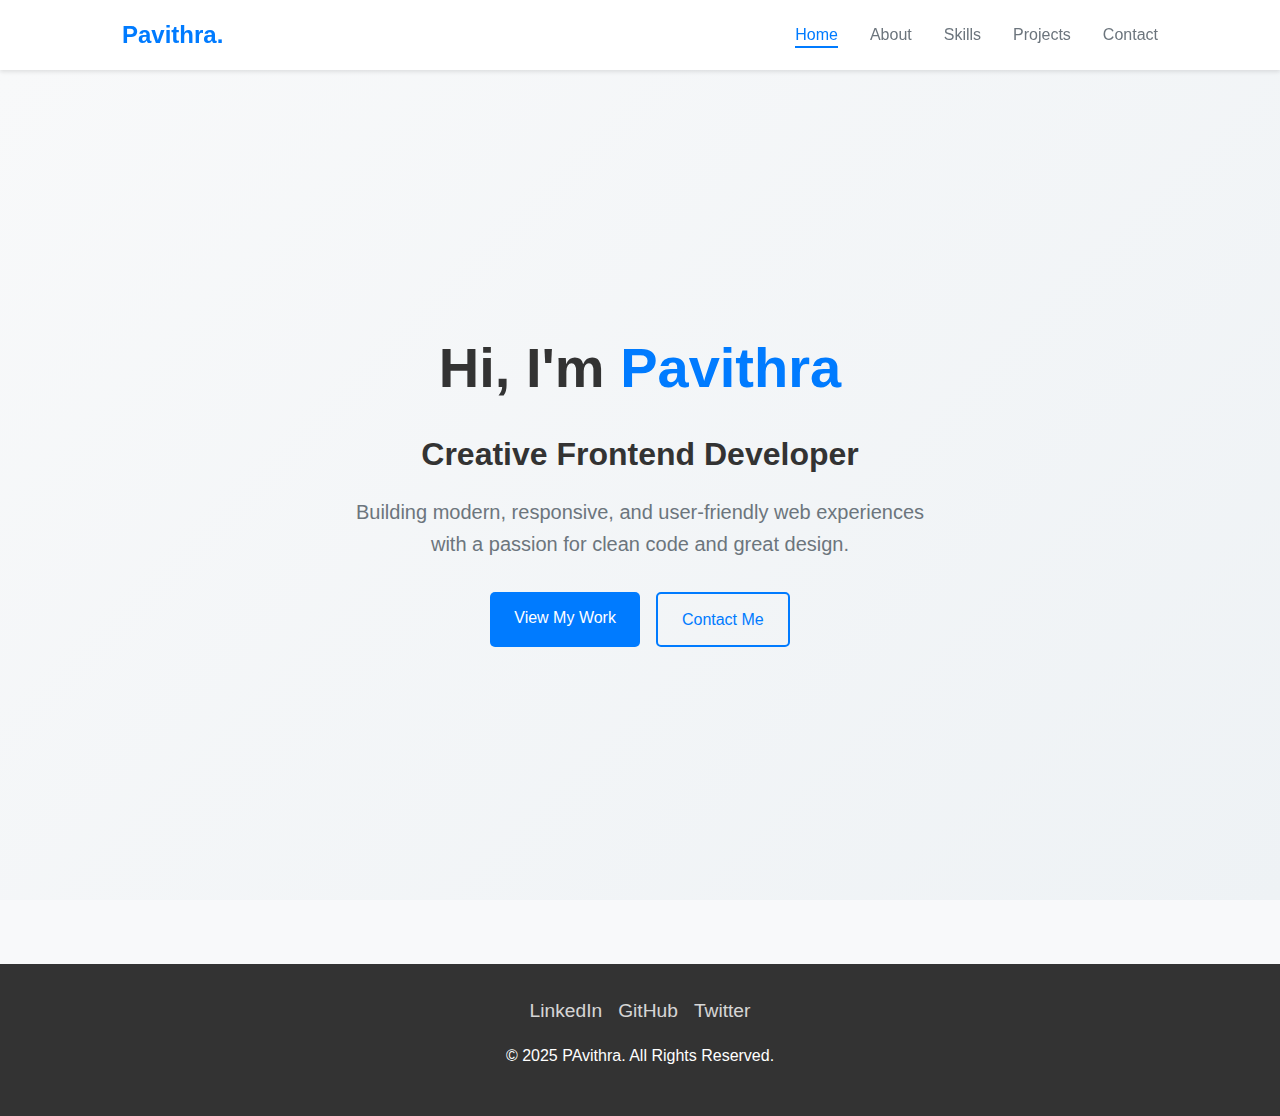
<file: index.html>
<!DOCTYPE html>
<html lang="en">

<head>
    <meta charset="UTF-8">
    <meta name="viewport" content="width=device-width, initial-scale=1.0">
    <title>Portfolio - Home</title>
    <meta name="description" content="Personal Portfolio Website">
    <meta name="theme-color" content="#007bff">
    <link rel="stylesheet" href="css/style.css">
    <link rel="manifest" href="manifest.json">
</head>

<body>

    <!-- Header / Navigation -->
    <header class="header">
        <div class="container">
            <nav class="navbar">
                <a href="index.html" class="logo">Pavithra.</a>

                <input type="checkbox" id="nav-check" class="nav-check">
                <label for="nav-check" class="menu-toggle">&#9776;</label>

                <ul class="nav-links">
                    <li><a href="index.html" class="nav-link active">Home</a></li>
                    <li><a href="about.html" class="nav-link">About</a></li>
                    <li><a href="skills.html" class="nav-link">Skills</a></li>
                    <li><a href="projects.html" class="nav-link">Projects</a></li>
                    <li><a href="contact.html" class="nav-link">Contact</a></li>
                </ul>
            </nav>
        </div>
    </header>

    <!-- Main Content -->
    <main>
        <section class="hero">
            <div class="container hero-content">
                <h1 class="slide-up">Hi, I'm <span class="highlight">Pavithra</span></h1>
                <h2 class="slide-up" style="animation-delay: 0.1s;">Creative Frontend Developer</h2>
                <p class="hero-tagline slide-up" style="animation-delay: 0.2s;">
                    Building modern, responsive, and user-friendly web experiences with a passion for clean code and
                    great design.
                </p>
                <div class="hero-buttons slide-up" style="animation-delay: 0.3s;">
                    <a href="projects.html" class="btn btn-primary">View My Work</a>
                    <a href="contact.html" class="btn btn-outline">Contact Me</a>
                </div>
            </div>
        </section>
    </main>

    <!-- Footer -->
    <footer class="footer">
        <div class="container">
            <div class="social-links">
                <a href="#" class="social-link" aria-label="LinkedIn">LinkedIn</a>
                <a href="#" class="social-link" aria-label="GitHub">GitHub</a>
                <a href="#" class="social-link" aria-label="Twitter">Twitter</a>
            </div>
            <p>&copy; 2025 PAvithra. All Rights Reserved.</p>
        </div>
    </footer>

</body>

</html>
</file>
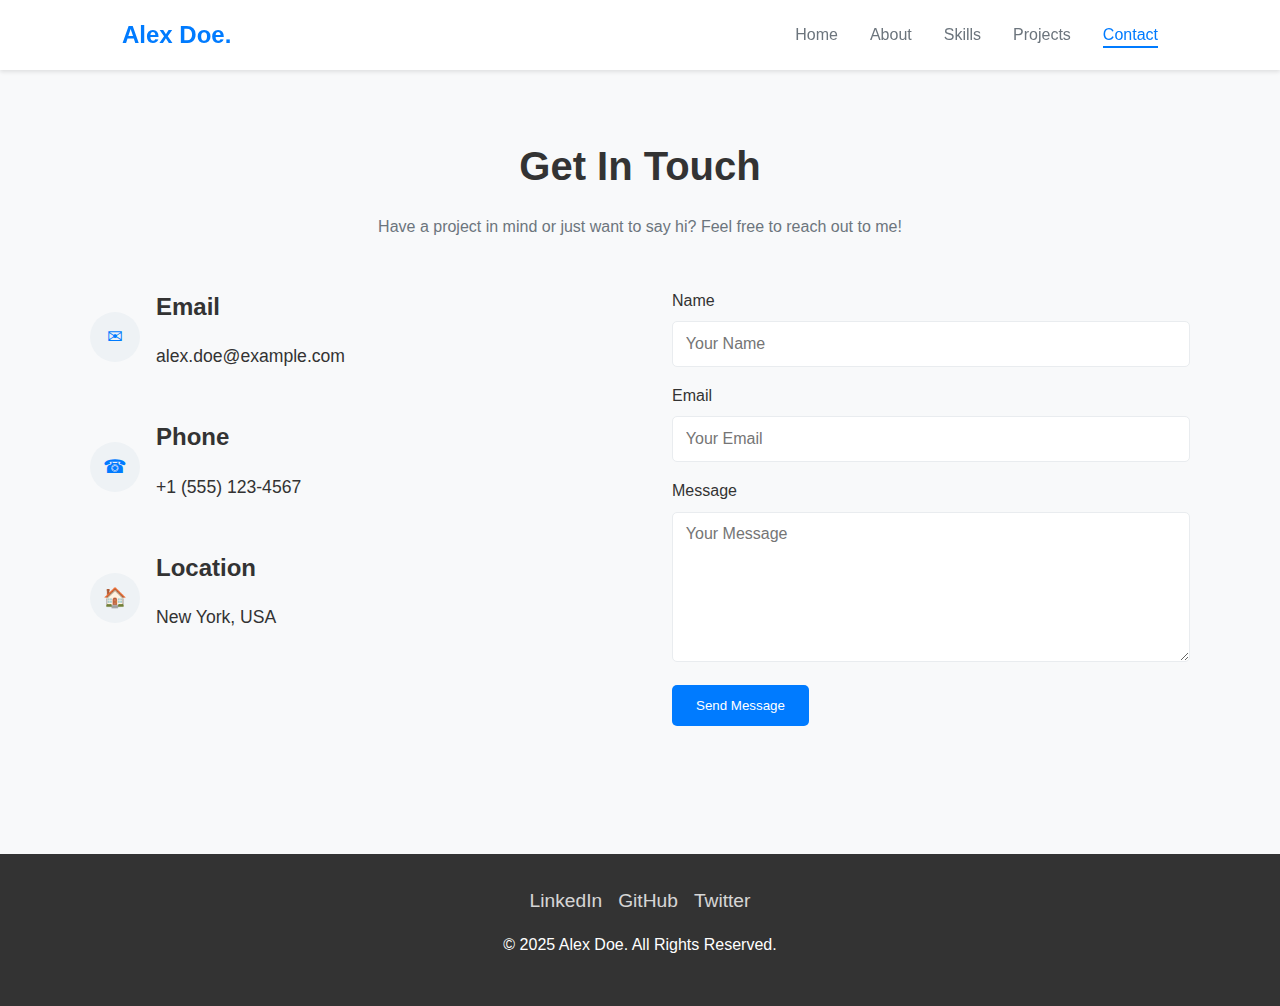
<file: contact.html>
<!DOCTYPE html>
<html lang="en">

<head>
    <meta charset="UTF-8">
    <meta name="viewport" content="width=device-width, initial-scale=1.0">
    <title>Portfolio - Contact</title>
    <meta name="description" content="Contact Me">
    <meta name="theme-color" content="#007bff">
    <link rel="stylesheet" href="css/style.css">
    <link rel="manifest" href="manifest.json">
</head>

<body>

    <header class="header">
        <div class="container">
            <nav class="navbar">
                <a href="index.html" class="logo">Alex Doe.</a>

                <input type="checkbox" id="nav-check" class="nav-check">
                <label for="nav-check" class="menu-toggle">&#9776;</label>

                <ul class="nav-links">
                    <li><a href="index.html" class="nav-link">Home</a></li>
                    <li><a href="about.html" class="nav-link">About</a></li>
                    <li><a href="skills.html" class="nav-link">Skills</a></li>
                    <li><a href="projects.html" class="nav-link">Projects</a></li>
                    <li><a href="contact.html" class="nav-link active">Contact</a></li>
                </ul>
            </nav>
        </div>
    </header>

    <main class="container section">
        <h1 class="text-center">Get In Touch</h1>
        <p class="text-center" style="max-width: 700px; margin: 0 auto 3rem auto; color: var(--secondary-color);">
            Have a project in mind or just want to say hi? Feel free to reach out to me!
        </p>

        <div class="contact-container">
            <!-- Contact Info -->
            <div class="contact-info">
                <div class="contact-info-item">
                    <div class="contact-icon">
                        &#9993; <!-- Email Icon -->
                    </div>
                    <div>
                        <h3>Email</h3>
                        <p>alex.doe@example.com</p>
                    </div>
                </div>

                <div class="contact-info-item">
                    <div class="contact-icon">
                        &#9742; <!-- Phone Icon -->
                    </div>
                    <div>
                        <h3>Phone</h3>
                        <p>+1 (555) 123-4567</p>
                    </div>
                </div>

                <div class="contact-info-item">
                    <div class="contact-icon">
                        &#127968; <!-- Location Icon -->
                    </div>
                    <div>
                        <h3>Location</h3>
                        <p>New York, USA</p>
                    </div>
                </div>
            </div>

            <!-- Contact Form -->
            <div class="contact-form">
                <form action="#" method="POST">
                    <div class="form-group">
                        <label for="name" class="form-label">Name</label>
                        <input type="text" id="name" name="name" class="form-input" placeholder="Your Name" required>
                    </div>
                    <div class="form-group">
                        <label for="email" class="form-label">Email</label>
                        <input type="email" id="email" name="email" class="form-input" placeholder="Your Email"
                            required>
                    </div>
                    <div class="form-group">
                        <label for="message" class="form-label">Message</label>
                        <textarea id="message" name="message" class="form-textarea" placeholder="Your Message"
                            required></textarea>
                    </div>
                    <button type="submit" class="btn btn-primary">Send Message</button>
                </form>
            </div>
        </div>
    </main>

    <footer class="footer">
        <div class="container">
            <div class="social-links">
                <a href="#" class="social-link" aria-label="LinkedIn">LinkedIn</a>
                <a href="#" class="social-link" aria-label="GitHub">GitHub</a>
                <a href="#" class="social-link" aria-label="Twitter">Twitter</a>
            </div>
            <p>&copy; 2025 Alex Doe. All Rights Reserved.</p>
        </div>
    </footer>

</body>

</html>
</file>
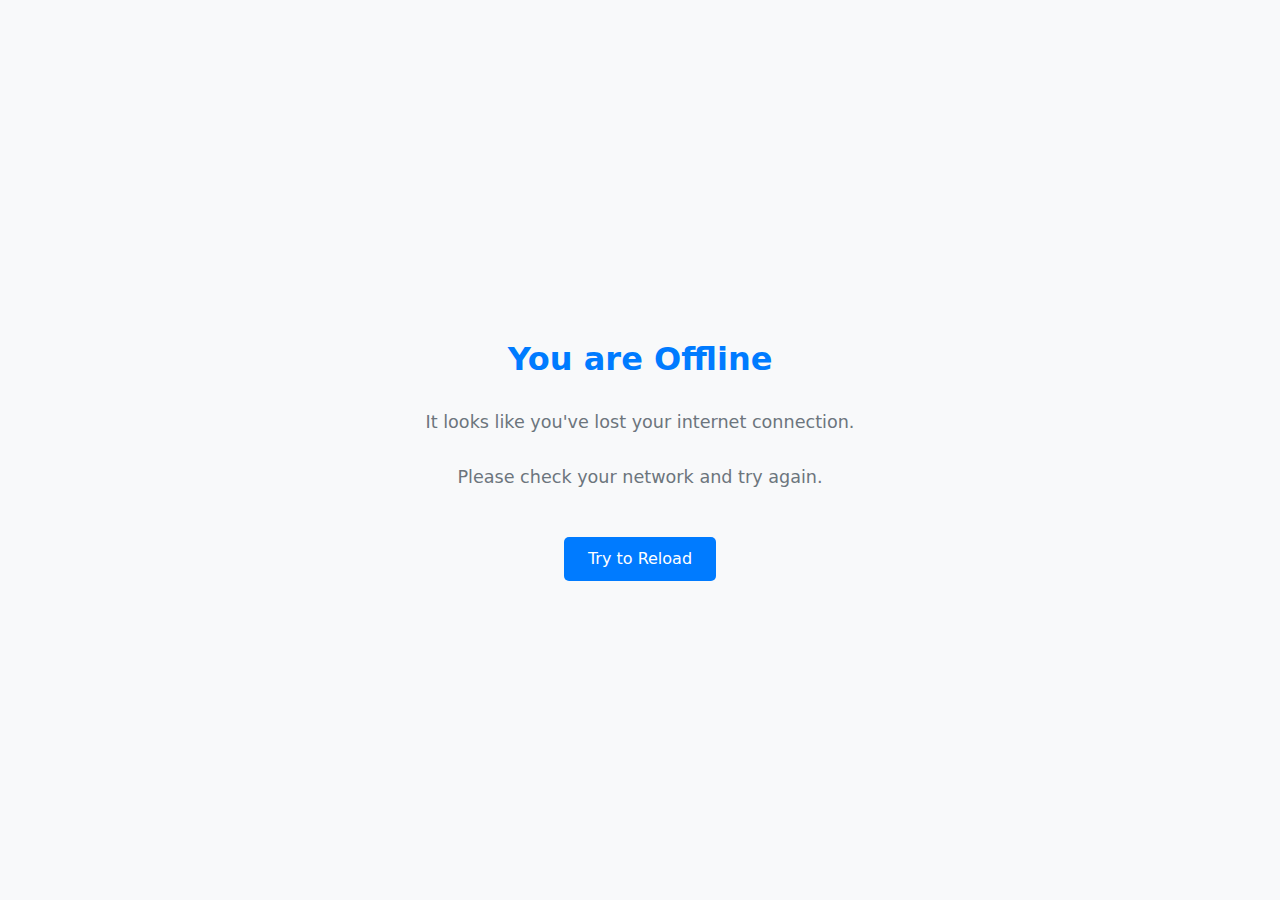
<file: offline.html>
<!DOCTYPE html>
<html lang="en">

<head>
    <meta charset="UTF-8">
    <meta name="viewport" content="width=device-width, initial-scale=1.0">
    <title>You are Offline</title>
    <style>
        body {
            font-family: system-ui, -apple-system, sans-serif;
            display: flex;
            flex-direction: column;
            align-items: center;
            justify-content: center;
            height: 100vh;
            text-align: center;
            background-color: #f8f9fa;
            color: #333;
            margin: 0;
        }

        h1 {
            color: #007bff;
            margin-bottom: 1rem;
        }

        p {
            font-size: 1.1rem;
            color: #6c757d;
        }

        .btn {
            display: inline-block;
            margin-top: 2rem;
            padding: 0.8rem 1.5rem;
            background-color: #007bff;
            color: white;
            text-decoration: none;
            border-radius: 5px;
            font-weight: 500;
        }
    </style>
</head>

<body>
    <h1>You are Offline</h1>
    <p>It looks like you've lost your internet connection.</p>
    <p>Please check your network and try again.</p>
    <a href="index.html" class="btn">Try to Reload</a>
</body>

</html>
</file>
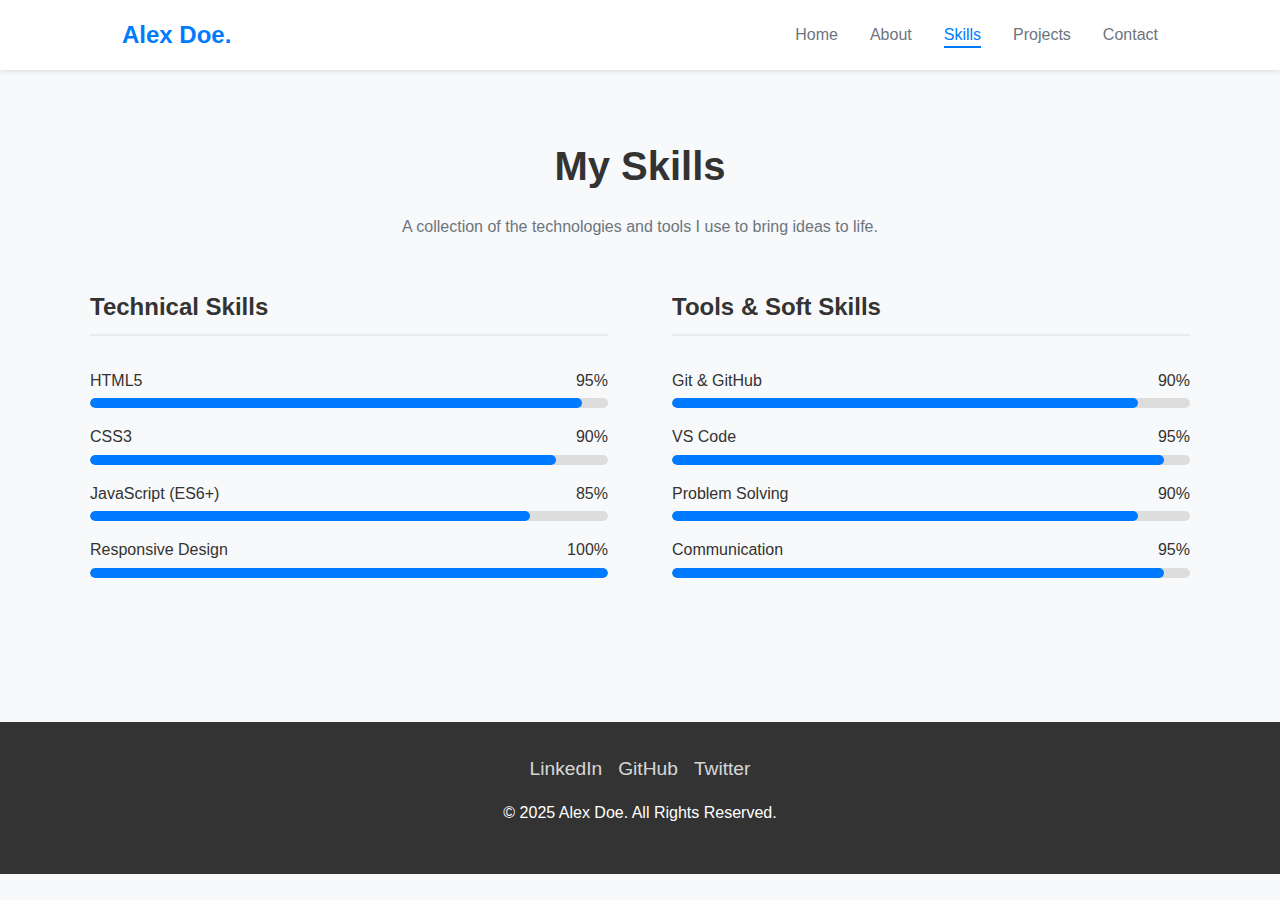
<file: skills.html>
<!DOCTYPE html>
<html lang="en">

<head>
    <meta charset="UTF-8">
    <meta name="viewport" content="width=device-width, initial-scale=1.0">
    <title>Portfolio - Skills</title>
    <meta name="description" content="My Skills and Expertise">
    <meta name="theme-color" content="#007bff">
    <link rel="stylesheet" href="css/style.css">
    <link rel="manifest" href="manifest.json">
</head>

<body>

    <header class="header">
        <div class="container">
            <nav class="navbar">
                <a href="index.html" class="logo">Alex Doe.</a>

                <input type="checkbox" id="nav-check" class="nav-check">
                <label for="nav-check" class="menu-toggle">&#9776;</label>

                <ul class="nav-links">
                    <li><a href="index.html" class="nav-link">Home</a></li>
                    <li><a href="about.html" class="nav-link">About</a></li>
                    <li><a href="skills.html" class="nav-link active">Skills</a></li>
                    <li><a href="projects.html" class="nav-link">Projects</a></li>
                    <li><a href="contact.html" class="nav-link">Contact</a></li>
                </ul>
            </nav>
        </div>
    </header>

    <main class="container section">
        <h1 class="text-center">My Skills</h1>
        <p class="text-center" style="max-width: 700px; margin: 0 auto 3rem auto; color: var(--secondary-color);">
            A collection of the technologies and tools I use to bring ideas to life.
        </p>

        <div class="skills-container">
            <!-- Technical Skills -->
            <div class="skill-category">
                <h3>Technical Skills</h3>

                <div class="skill-bar">
                    <div class="skill-info">
                        <span>HTML5</span>
                        <span>95%</span>
                    </div>
                    <div class="progress-bg">
                        <div class="progress" style="width: 95%;"></div>
                    </div>
                </div>

                <div class="skill-bar">
                    <div class="skill-info">
                        <span>CSS3</span>
                        <span>90%</span>
                    </div>
                    <div class="progress-bg">
                        <div class="progress" style="width: 90%;"></div>
                    </div>
                </div>

                <div class="skill-bar">
                    <div class="skill-info">
                        <span>JavaScript (ES6+)</span>
                        <span>85%</span>
                    </div>
                    <div class="progress-bg">
                        <div class="progress" style="width: 85%;"></div>
                    </div>
                </div>

                <div class="skill-bar">
                    <div class="skill-info">
                        <span>Responsive Design</span>
                        <span>100%</span>
                    </div>
                    <div class="progress-bg">
                        <div class="progress" style="width: 100%;"></div>
                    </div>
                </div>
            </div>

            <!-- Tools & Soft Skills -->
            <div class="skill-category">
                <h3>Tools & Soft Skills</h3>

                <div class="skill-bar">
                    <div class="skill-info">
                        <span>Git & GitHub</span>
                        <span>90%</span>
                    </div>
                    <div class="progress-bg">
                        <div class="progress" style="width: 90%;"></div>
                    </div>
                </div>

                <div class="skill-bar">
                    <div class="skill-info">
                        <span>VS Code</span>
                        <span>95%</span>
                    </div>
                    <div class="progress-bg">
                        <div class="progress" style="width: 95%;"></div>
                    </div>
                </div>

                <div class="skill-bar">
                    <div class="skill-info">
                        <span>Problem Solving</span>
                        <span>90%</span>
                    </div>
                    <div class="progress-bg">
                        <div class="progress" style="width: 90%;"></div>
                    </div>
                </div>

                <div class="skill-bar">
                    <div class="skill-info">
                        <span>Communication</span>
                        <span>95%</span>
                    </div>
                    <div class="progress-bg">
                        <div class="progress" style="width: 95%;"></div>
                    </div>
                </div>
            </div>
        </div>
    </main>

    <footer class="footer">
        <div class="container">
            <div class="social-links">
                <a href="#" class="social-link" aria-label="LinkedIn">LinkedIn</a>
                <a href="#" class="social-link" aria-label="GitHub">GitHub</a>
                <a href="#" class="social-link" aria-label="Twitter">Twitter</a>
            </div>
            <p>&copy; 2025 Alex Doe. All Rights Reserved.</p>
        </div>
    </footer>

</body>

</html>
</file>
<file: css/style.css>
/* 
  Project: Static Portfolio Website
  Theme: Blue + Gray
  Author: Antigravity
*/

/* =========================================
   1. CSS Variables & Reset
   ========================================= */
:root {
  /* Colors */
  --primary-color: #007bff;       /* Blue */
  --primary-dark: #0056b3;        /* Darker Blue */
  --secondary-color: #6c757d;     /* Gray */
  --bg-light: #f8f9fa;            /* Light Gray Background */
  --bg-white: #ffffff;            /* White Background */
  --text-dark: #333333;           /* Dark Text */
  --text-light: #666666;          /* Light Text */
  --text-white: #ffffff;          /* White Text */
  --border-color: #e9ecef;        /* Border Gray */
  
  /* Spacing */
  --spacing-xs: 0.5rem;
  --spacing-sm: 1rem;
  --spacing-md: 2rem;
  --spacing-lg: 4rem;
  --container-width: 1100px;

  /* Transitions */
  --transition: all 0.3s ease;
  
  /* Shadows */
  --shadow-sm: 0 2px 4px rgba(0,0,0,0.1);
  --shadow-md: 0 4px 8px rgba(0,0,0,0.1);
}

* {
  box-sizing: border-box;
  margin: 0;
  padding: 0;
}

body {
  font-family: -apple-system, BlinkMacSystemFont, "Segoe UI", Roboto, Helvetica, Arial, sans-serif, "Apple Color Emoji", "Segoe UI Emoji", "Segoe UI Symbol";
  line-height: 1.6;
  color: var(--text-dark);
  background-color: var(--bg-light);
}

a {
  text-decoration: none;
  color: inherit;
}

ul {
  list-style: none;
}

img {
  max-width: 100%;
  display: block;
}

/* =========================================
   2. Typography
   ========================================= */
h1, h2, h3, h4, h5, h6 {
  margin-bottom: var(--spacing-sm);
  color: var(--text-dark);
}

h1 { font-size: 2.5rem; }
h2 { font-size: 2rem; }
h3 { font-size: 1.5rem; }

p {
  margin-bottom: var(--spacing-sm);
}

/* =========================================
   3. Utility Classes (Layout)
   ========================================= */
.container {
  max-width: var(--container-width);
  margin: 0 auto;
  padding: 0 var(--spacing-md);
}

.flex {
  display: flex;
}

.grid {
  display: grid;
}

.justify-between { justify-content: space-between; }
.align-center { align-items: center; }
.text-center { text-align: center; }

.section {
  padding: var(--spacing-lg) 0;
}

.bg-white { background-color: var(--bg-white); }
.bg-light { background-color: var(--bg-light); }

/* Buttons */
.btn {
  display: inline-block;
  padding: 0.8rem 1.5rem;
  border-radius: 5px;
  transition: var(--transition);
  font-weight: 500;
  cursor: pointer;
  border: none;
}

.btn-primary {
  background-color: var(--primary-color);
  color: var(--text-white);
}

.btn-primary:hover {
  background-color: var(--primary-dark);
  transform: translateY(-2px);
}

.btn-outline {
  border: 2px solid var(--primary-color);
  color: var(--primary-color);
  background: transparent;
}

.btn-outline:hover {
  background-color: var(--primary-color);
  color: var(--text-white);
}

.btn-small {
  padding: 0.5rem 1rem;
  font-size: 0.9rem;
}

/* =========================================
   4. Header & Navigation
   ========================================= */
.header {
  background-color: var(--bg-white);
  box-shadow: var(--shadow-sm);
  position: sticky;
  top: 0;
  z-index: 1000;
}

.navbar {
  display: flex;
  justify-content: space-between;
  align-items: center;
  height: 70px;
}

.logo {
  font-size: 1.5rem;
  font-weight: 700;
  color: var(--primary-color);
}

.nav-links {
  display: flex;
  gap: var(--spacing-md);
}

.nav-link {
  font-weight: 500;
  color: var(--secondary-color);
  transition: var(--transition);
  position: relative;
}

.nav-link:hover, .nav-link.active {
  color: var(--primary-color);
}

.nav-link.active::after {
  content: '';
  position: absolute;
  bottom: -5px;
  left: 0;
  width: 100%;
  height: 2px;
  background-color: var(--primary-color);
}

/* Mobile Menu Toggle (Checkbox Hack) */
.menu-toggle {
  display: none;
  font-size: 1.5rem;
  cursor: pointer;
  color: var(--primary-color);
}

#nav-check {
  display: none;
}

/* =========================================
   5. Page Specific Styles
   ========================================= */

/* Hero Section (Home) */
.hero {
  height: calc(100vh - 70px);
  display: flex;
  align-items: center;
  justify-content: center;
  text-align: center;
  background: linear-gradient(135deg, var(--bg-light) 0%, #eef2f5 100%);
  padding: 0 var(--spacing-md);
}

.hero-content h1 {
  font-size: 3.5rem;
  margin-bottom: var(--spacing-sm);
}

.hero-content .highlight {
  color: var(--primary-color);
}

.hero-tagline {
  font-size: 1.25rem;
  color: var(--secondary-color);
  margin-bottom: var(--spacing-md);
  max-width: 600px;
  margin-left: auto;
  margin-right: auto;
}

.hero-buttons {
  display: flex;
  gap: var(--spacing-sm);
  justify-content: center;
}

/* About Page */
.about-grid {
  display: grid;
  grid-template-columns: 1fr 2fr;
  gap: var(--spacing-lg);
  align-items: center;
}

.about-img img {
  border-radius: 10px;
  box-shadow: var(--shadow-md);
  width: 100%;
  aspect-ratio: 1/1;
  object-fit: cover;
  background-color: #ddd; /* Placeholder */
}

.timeline-item {
  border-left: 3px solid var(--primary-color);
  padding-left: var(--spacing-sm);
  margin-bottom: var(--spacing-md);
  position: relative;
}

.timeline-item::before {
  content: '';
  position: absolute;
  left: -9px;
  top: 0;
  width: 15px;
  height: 15px;
  border-radius: 50%;
  background-color: var(--primary-color);
}

.timeline-date {
  font-size: 0.9rem;
  color: var(--secondary-color);
  margin-bottom: 0.2rem;
}

/* Skills Page */
.skills-container {
  display: grid;
  grid-template-columns: repeat(2, 1fr);
  gap: var(--spacing-lg);
}

.skill-category h3 {
  border-bottom: 2px solid var(--border-color);
  padding-bottom: var(--spacing-xs);
  margin-bottom: var(--spacing-md);
}

.skill-bar {
  margin-bottom: var(--spacing-sm);
}

.skill-info {
  display: flex;
  justify-content: space-between;
  margin-bottom: 0.3rem;
  font-weight: 500;
}

.progress-bg {
  width: 100%;
  height: 10px;
  background-color: #ddd;
  border-radius: 5px;
  overflow: hidden;
}

.progress {
  height: 100%;
  background-color: var(--primary-color);
  border-radius: 5px;
}

/* Projects Page */
.projects-grid {
  display: grid;
  grid-template-columns: repeat(auto-fit, minmax(300px, 1fr));
  gap: var(--spacing-md);
}

.project-card {
  background-color: var(--bg-white);
  border-radius: 10px;
  overflow: hidden;
  box-shadow: var(--shadow-sm);
  transition: var(--transition);
  border: 1px solid var(--border-color);
}

.project-card:hover {
  transform: translateY(-5px);
  box-shadow: var(--shadow-md);
}

.project-img {
  height: 200px;
  background-color: #eee;
  display: flex;
  align-items: center;
  justify-content: center;
  color: var(--secondary-color);
}

.project-img img {
  width: 100%;
  height: 100%;
  object-fit: cover;
}

.project-content {
  padding: var(--spacing-sm);
}

.project-tags {
  display: flex;
  flex-wrap: wrap;
  gap: 0.5rem;
  margin-top: var(--spacing-sm);
}

.tag {
  background-color: #eef2f5;
  color: var(--primary-color);
  padding: 0.25rem 0.5rem;
  border-radius: 4px;
  font-size: 0.8rem;
  font-weight: 500;
}

/* Contact Page */
.contact-container {
  display: grid;
  grid-template-columns: 1fr 1fr;
  gap: var(--spacing-lg);
}

.contact-info-item {
  display: flex;
  align-items: center;
  gap: var(--spacing-sm);
  margin-bottom: var(--spacing-md);
  font-size: 1.1rem;
}

.contact-icon {
  width: 50px;
  height: 50px;
  background-color: #eef2f5;
  border-radius: 50%;
  display: flex;
  align-items: center;
  justify-content: center;
  color: var(--primary-color);
  font-size: 1.2rem;
}

.form-group {
  margin-bottom: var(--spacing-sm);
}

.form-label {
  display: block;
  margin-bottom: 0.5rem;
  font-weight: 500;
}

.form-input, .form-textarea {
  width: 100%;
  padding: 0.8rem;
  border: 1px solid var(--border-color);
  border-radius: 5px;
  font-family: inherit;
  font-size: 1rem;
  transition: var(--transition);
}

.form-input:focus, .form-textarea:focus {
  outline: none;
  border-color: var(--primary-color);
  box-shadow: 0 0 0 3px rgba(0, 123, 255, 0.1);
}

.form-textarea {
  min-height: 150px;
  resize: vertical;
}

/* Footer */
.footer {
  background-color: #333;
  color: #fff;
  padding: var(--spacing-md) 0;
  text-align: center;
  margin-top: var(--spacing-lg);
}

.social-links {
  display: flex;
  justify-content: center;
  gap: var(--spacing-sm);
  margin-bottom: var(--spacing-sm);
}

.social-link {
  color: #fff;
  font-size: 1.2rem;
  transition: var(--transition);
  opacity: 0.8;
}

.social-link:hover {
  opacity: 1;
  color: var(--primary-color);
}

/* =========================================
   6. Media Queries (Responsiveness)
   ========================================= */
@media (max-width: 768px) {
  :root {
    --spacing-lg: 3rem;
  }

  h1 { font-size: 2rem; }
  h2 { font-size: 1.75rem; }
  
  .hero-content h1 { font-size: 2.5rem; }

  /* Mobile Navigation */
  .menu-toggle {
    display: block;
  }

  .nav-links {
    position: absolute;
    top: 70px;
    left: 0;
    width: 100%;
    background-color: var(--bg-white);
    flex-direction: column;
    align-items: center;
    padding: var(--spacing-md) 0;
    gap: var(--spacing-sm);
    box-shadow: var(--shadow-sm);
    transform: translateY(-150%);
    transition: var(--transition);
    z-index: 999;
  }

  #nav-check:checked ~ .nav-links {
    transform: translateY(0);
  }

  /* Grid Adjustments */
  .skills-container,
  .contact-container,
  .about-grid {
    grid-template-columns: 1fr;
    gap: var(--spacing-md);
  }
}
</file>
